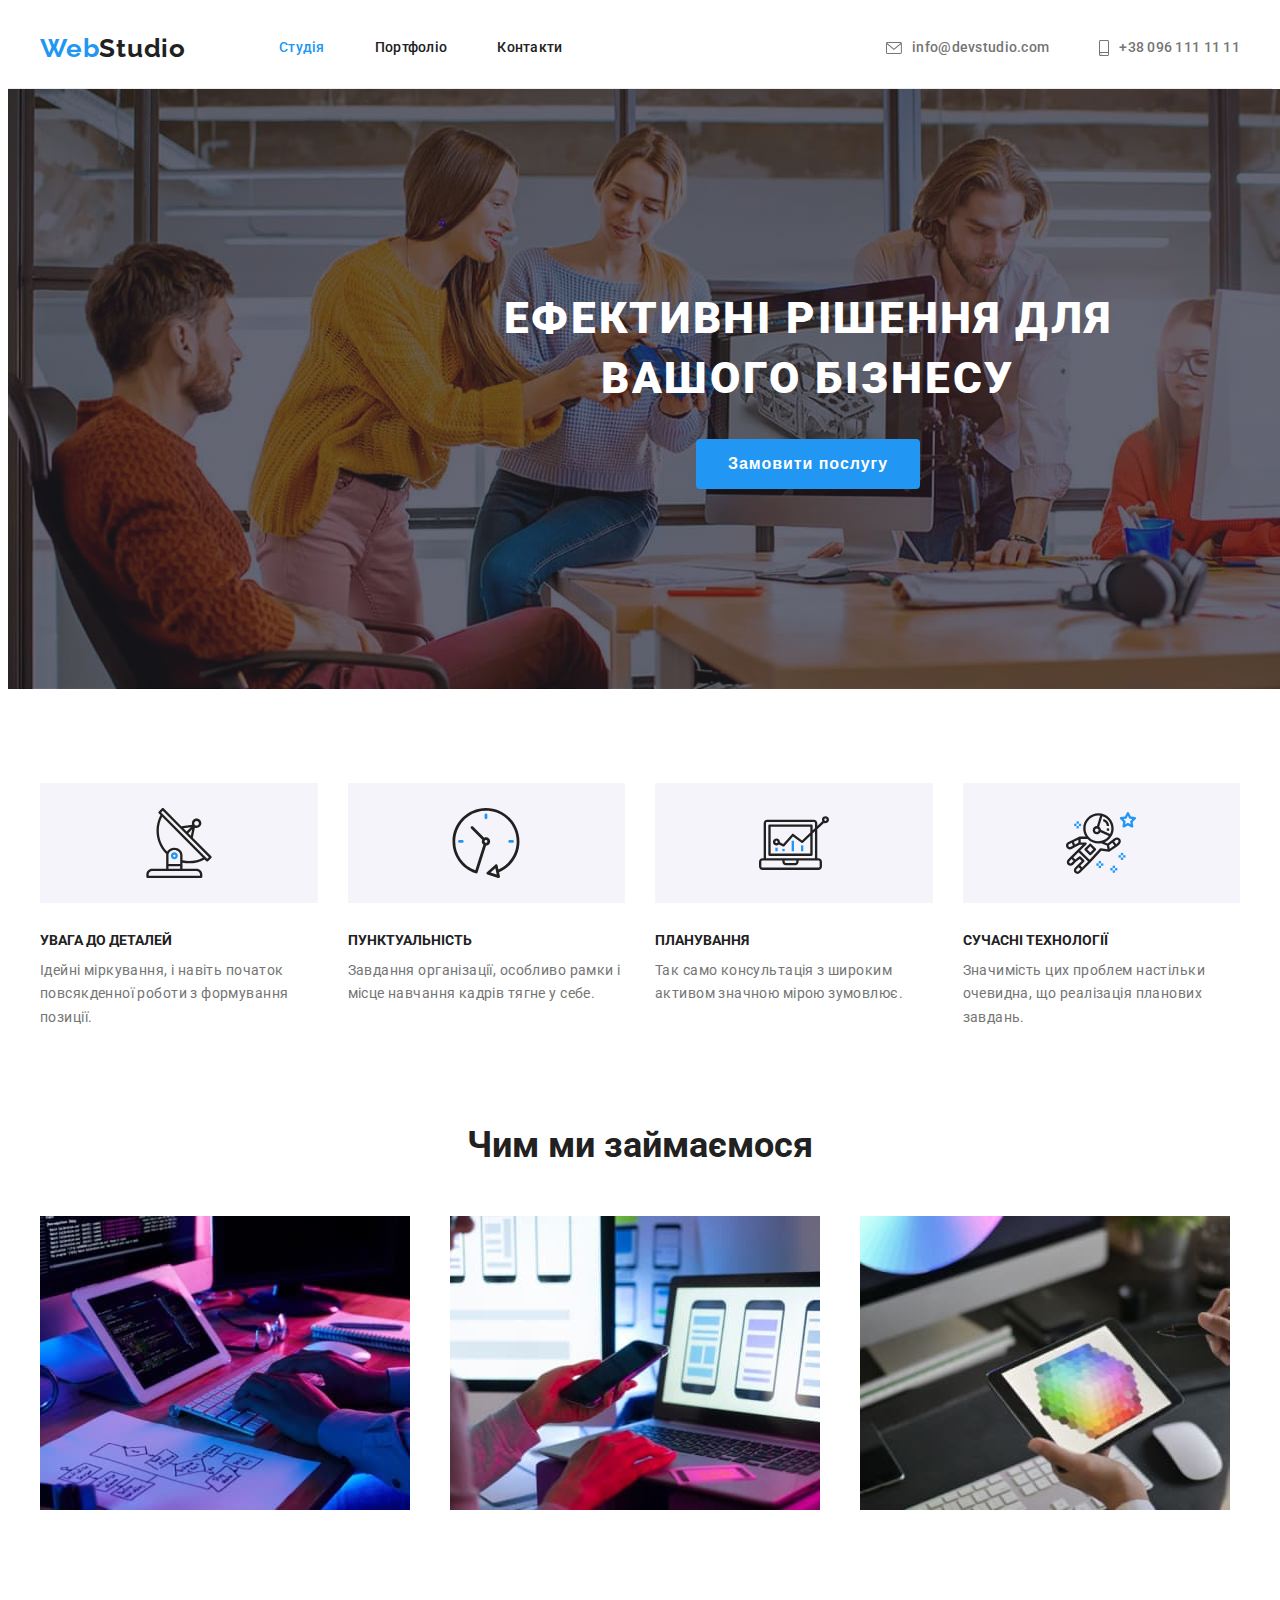
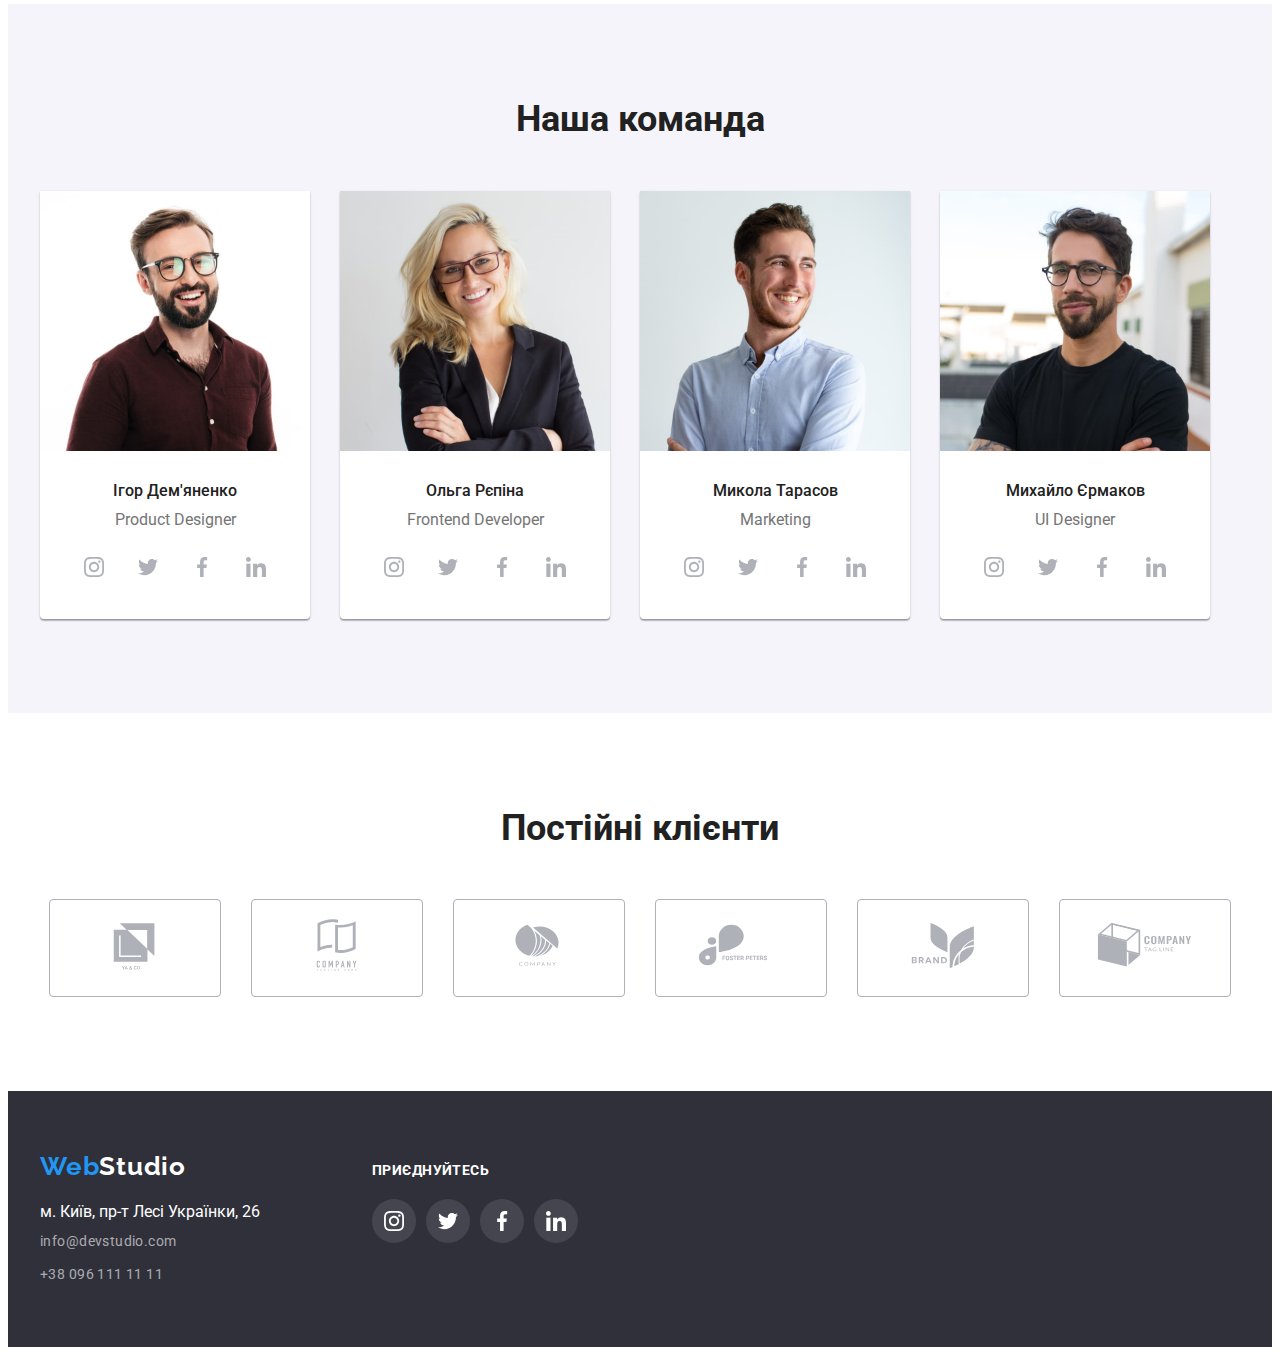
<file: index.html>
<!DOCTYPE html>
<html lang="uk">
  <head>
    <meta charset="UTF-8" />
    <meta http-equiv="X-UA-Compatible" content="IE=edge" />
    <meta name="viewport" content="width=device-width, initial-scale=1.0" />
    <title>Document</title>
    <link rel="preconnect" href="https://fonts.gstatic.com" crossorigin />
    <link
      href="https://fonts.googleapis.com/css2?family=Raleway:wght@700&family=Roboto:wght@400;500;700;900&display=swap"
      rel="stylesheet"
    />
    <link
      rel="stylesheet"
      href="https://cdnjs.cloudflare.com/ajax/libs/modern-normalize/1.1.0/modern-normalize.min.css"
      integrity="sha512-wpPYUAdjBVSE4KJnH1VR1HeZfpl1ub8YT/NKx4PuQ5NmX2tKuGu6U/JRp5y+Y8XG2tV+wKQpNHVUX03MfMFn9Q=="
      crossorigin="anonymous"
      referrerpolicy="no-referrer"
    />
    <link rel="stylesheet" href="./style/style.css" />
  </head>
  <body>
    <header class="page-header">
      <div class="container header-container">
        <a class="logo" href="./index.html" lang="en">
          Web<span class="logo-accent">Studio</span>
        </a>
        <nav class="site-nav">
          <ul class="list site-nav-list">
            <li class="nav-item">
              <a href="./index.html" class="link current nav-link">Студія</a>
            </li>
            <li class="nav-item">
              <a href="./portfolio.html" class="link nav-link">Портфоліо</a>
            </li>
            <li class="nav-item">
              <a href="" class="link nav-link">Контакти</a>
            </li>
          </ul>
        </nav>
        <div class="contact-header">
          <ul class="list contact-list">
            <li class="contact-item">
              <a href="mailto:info@devstudio.com" class="contact-link"
                >
                <svg class="contact-icon" width="16" height="12">
                  <use href="./images/icon/symbol-defs.svg#envelope"></use>
                </svg>
                info@devstudio.com</a
              >
            </li>
            <li class="contact-item">
              <a href="tel:+380961111111" class="contact-link"
                >
                <svg class="contact-icon" width="10" height="16">
                  <use href="./images/icon/symbol-defs.svg#smartphone"></use>
                </svg>
                +38 096 111 11 11</a
              >
            </li>
          </ul>
        </div>
      </div>
    </header>
    <main>
      <section class="hero">
        <div class="container hero-container">
          <h1 class="hero-title">Ефективні рішення для вашого бізнесу</h1>
          <button type="button" class="primary active hero-button">
            Замовити послугу
          </button>
        </div>
      </section>
      <!-- Переваги -->
      <section class="section advantage">
        <div class="container">
          <h2 class="visually-hidden">Переваги</h2>
          <ul class="list advantage-list">
            <li class="advantage-item">
              <div class="advantage-icon">
                <svg width="70" height="70">
                  <use href="./images/icon/symbol-defs.svg#antenna"></use>
                </svg>
              </div>
              <h3 class="title advantage-title">УВАГА ДО ДЕТАЛЕЙ</h3>
              <p class="advantage-text">
                Ідейні міркування, і навіть початок повсякденної роботи з
                формування позиції.
              </p>
            </li>
            <li class="advantage-item">
              <div class="advantage-icon">
                <svg width="70" height="70">
                  <use href="./images/icon/symbol-defs.svg#clock"></use>
                </svg>
              </div>
              <h3 class="title advantage-title">ПУНКТУАЛЬНІСТЬ</h3>
              <p class="advantage-text">
                Завдання організації, особливо рамки і місце навчання кадрів
                тягне у себе.
              </p>
            </li>
            <li class="advantage-item">
              <div class="advantage-icon">
                <svg width="70" height="70">
                  <use href="./images/icon/symbol-defs.svg#diagram"></use>
                </svg>
              </div>
              <h3 class="title advantage-title">ПЛАНУВАННЯ</h3>
              <p class="advantage-text">
                Так само консультація з широким активом значною мірою зумовлює.
              </p>
            </li>
            <li class="advantage-item">
              <div class="advantage-icon">
                <svg width="70" height="70">
                  <use href="./images/icon/symbol-defs.svg#astronaut"></use>
                </svg>
              </div>
              <h3 class="title advantage-title">СУЧАСНІ ТЕХНОЛОГІЇ</h3>
              <p class="advantage-text">
                Значимість цих проблем настільки очевидна, що реалізація
                планових завдань.
              </p>
            </li>
          </ul>
        </div>
      </section>
      <!-- Чим ми займаємося -->
      <section class="section what-we-do">
        <div class="container">
          <h2 class="section-title what-we-do-title">Чим ми займаємося</h2>
          <ul class="list what-we-do-list">
            <li class="what-we-do-item">
              <img src="./images/box1.jpg" alt="ноутбук" width="370" />
            </li>
            <li class="what-we-do-item">
              <img src="./images/box2.jpg" alt="телефон" width="370" />
            </li>
            <li class="what-we-do-item">
              <img src="./images/box3.jpg" alt="планшет" width="370" />
            </li>
          </ul>
        </div>
      </section>
      <!-- наша комманда -->
      <section class="section team">
        <div class="container">
          <h2 class="section-title team-saction-title">Наша команда</h2>
          <ul class="team-list list">
            <li class="team-item">
              <img src="./images/ihor.jpg" alt="Ігор Дем'яненко" width="270" />
              <div class="team-description">
                <h3 class="title team-name">Ігор Дем'яненко</h3>
                <p class="team-position">Product Designer</p>
                <ul class="team-social list">
                  <li>
                    <a href="" class="team-social-link">
                      <svg class="social-icon" width="20" height="20">
                        <use href="./images/icon/symbol-defs.svg#instagram"></use>
                      </svg>
                    </a>
                  </li>
                  <li>
                    <a href="" class="team-social-link">
                      <svg class="social-icon" width="20" height="20">
                        <use href="./images/icon/symbol-defs.svg#twitter"></use>
                      </svg>
                    </a>
                  </li>
                  <li>
                    <a href="" class="team-social-link">
                      <svg class="social-icon" width="20" height="20">
                        <use href="./images/icon/symbol-defs.svg#facebook"></use>
                      </svg>
                    </a>
                  </li>
                  <li>
                    <a href="" class="team-social-link">
                      <svg class="social-icon" width="20" height="20">
                        <use href="./images/icon/symbol-defs.svg#linkedin"></use>
                      </svg>
                    </a>
                  </li>
                </ul>
              </div>
            </li>
            <li class="team-item">
              <img src="./images/olga.jpg" alt="Ольга Рєпіна" width="270" />
              <div class="team-description">
                <h3 class="title team-name">Ольга Рєпіна</h3>
                <p class="team-position">Frontend Developer</p>
                <ul class="team-social list">
                  <li>
                    <a href="" class="team-social-link">
                      <svg class="social-icon" width="20" height="20">
                        <use href="./images/icon/symbol-defs.svg#instagram"></use>
                      </svg>
                    </a>
                  </li>
                  <li>
                    <a href="" class="team-social-link">
                      <svg class="social-icon" width="20" height="20">
                        <use href="./images/icon/symbol-defs.svg#twitter"></use>
                      </svg>
                    </a>
                  </li>
                  <li>
                    <a href="" class="team-social-link">
                      <svg class="social-icon" width="20" height="20">
                        <use href="./images/icon/symbol-defs.svg#facebook"></use>
                      </svg>
                    </a>
                  </li>
                  <li>
                    <a href="" class="team-social-link">
                      <svg class="social-icon" width="20" height="20">
                        <use href="./images/icon/symbol-defs.svg#linkedin"></use>
                      </svg>
                    </a>
                  </li>
                </ul>
              </div>
            </li>
            <li class="team-item">
              <img src="./images/mikola.jpg" alt="Микола Тарасов" width="270" />
              <div class="team-description">
                <h3 class="title team-name">Микола Тарасов</h3>
                <p class="team-position">Marketing</p>
                <ul class="team-social list">
                  <li>
                    <a href="" class="team-social-link">
                      <svg class="social-icon" width="20" height="20">
                        <use href="./images/icon/symbol-defs.svg#instagram"></use>
                      </svg>
                    </a>
                  </li>
                  <li>
                    <a href="" class="team-social-link">
                      <svg class="social-icon" width="20" height="20">
                        <use href="./images/icon/symbol-defs.svg#twitter"></use>
                      </svg>
                    </a>
                  </li>
                  <li>
                    <a href="" class="team-social-link">
                      <svg class="social-icon" width="20" height="20">
                        <use href="./images/icon/symbol-defs.svg#facebook"></use>
                      </svg>
                    </a>
                  </li>
                  <li>
                    <a href="" class="team-social-link">
                      <svg class="social-icon" width="20" height="20">
                        <use href="./images/icon/symbol-defs.svg#linkedin"></use>
                      </svg>
                    </a>
                  </li>
                </ul>
              </div>
            </li>
            <li class="team-item">
              <img
                src="./images/mihailo.jpg"
                alt="Михайло Єрмаков"
                width="270"
              />
              <div class="team-description">
                <h3 class="title team-name">Михайло Єрмаков</h3>
                <p class="team-position">UI Designer</p>
                <ul class="team-social list">
                  <li>
                    <a href="" class="team-social-link">
                      <svg class="social-icon" width="20" height="20">
                        <use href="./images/icon/symbol-defs.svg#instagram"></use>
                      </svg>
                    </a>
                  </li>
                  <li>
                    <a href="" class="team-social-link">
                      <svg class="social-icon" width="20" height="20">
                        <use href="./images/icon/symbol-defs.svg#twitter"></use>
                      </svg>
                    </a>
                  </li>
                  <li>
                    <a href="" class="team-social-link">
                      <svg class="social-icon" width="20" height="20">
                        <use href="./images/icon/symbol-defs.svg#facebook"></use>
                      </svg>
                    </a>
                  </li>
                  <li>
                    <a href="" class="team-social-link">
                      <svg class="social-icon" width="20" height="20">
                        <use href="./images/icon/symbol-defs.svg#linkedin"></use>
                      </svg>
                    </a>
                  </li>
                </ul>
              </div>
            </li>
          </ul>
        </div>
      </section>
      <section class="section">
        <div class="container">
          <h2 class="section-title clients-title">Постійні клієнти</h2>
          <ul class="clients-list list">
            <li class="clients-item">
              <a href="" class="clients-link">
                <svg class="clients-icon" width="106" height="60">
                  <use href="./images/icon/symbol-defs.svg#logo1"></use>
                </svg>
              </a>
            </li>
            <li class="clients-item">
              <a href="" class="clients-link">
                <svg class="clients-icon" width="106" height="60">
                  <use href="./images/icon/symbol-defs.svg#logo2"></use>
                </svg>
              </a>
            </li>
            <li class="clients-item">
              <a href="" class="clients-link">
                <svg class="clients-icon" width="106" height="60">
                  <use href="./images/icon/symbol-defs.svg#logo3"></use>
                </svg>
              </a>
            </li>
            <li class="clients-item">
              <a href="" class="clients-link">
                <svg class="clients-icon" width="106" height="60">
                  <use href="./images/icon/symbol-defs.svg#logo4"></use>
                </svg>
              </a>
            </li>
            <li class="clients-item">
              <a href="" class="clients-link">
                <svg class="clients-icon" width="106" height="60">
                  <use href="./images/icon/symbol-defs.svg#logo5"></use>
                </svg>
              </a>
            </li>
            <li class="clients-item">
              <a href="" class="clients-link">
                <svg class="clients-icon" width="106" height="60">
                  <use href="./images/icon/symbol-defs.svg#logo6"></use>
                </svg>
              </a>
            </li>
          </ul>
        </div>

      </section>
    </main>
    <footer class="footer">
      <div class="container footer-wrapper">
        <div>
          <div class="footer-logo">
            <a class="logo" href="./index.html">
              Web<span class="footer-logo-accent">Studio</span>
            </a>
          </div>
  
          <address>
            <ul class="list">
              <li class="footer-item">
                <a
                  href="https://goo.gl/maps/SCkYAoC4yTZu4ZHw5"
                  target="_blank"
                  rel="noopener noreferrer"
                  class="address text"
                  >м. Київ, пр-т Лесі Українки, 26</a
                >
              </li>
              <li class="footer-item">
                <a href="mailto:info@devstudio.com" class="footer-contacts"
                  >info@devstudio.com</a
                >
              </li>
              <li class="footer-item">
                <a href="tel:+380961111111" class="footer-contacts">+38 096 111 11 11</a>
              </li>
            </ul>
          </address>
        </div>
        <div class="footer-call">
          <p class="footter-call-text">приєднуйтесь</p>
          <ul class="footer-social list">
            <li>
              <a href="" class="footer-social-link">
                <svg class="footer-social-icon" width="20" height="20">
                  <use href="./images/icon/symbol-defs.svg#instagram"></use>
                </svg>
              </a>
            </li>
            <li>
              <a href="" class="footer-social-link">
                <svg class="footer-social-icon" width="20" height="20">
                  <use href="./images/icon/symbol-defs.svg#twitter"></use>
                </svg>
              </a>
            </li>
            <li>
              <a href="" class="footer-social-link">
                <svg class="footer-social-icon" width="20" height="20">
                  <use href="./images/icon/symbol-defs.svg#facebook"></use>
                </svg>
              </a>
            </li>
            <li>
              <a href="" class="footer-social-link">
                <svg class="footer-social-icon" width="20" height="20">
                  <use href="./images/icon/symbol-defs.svg#linkedin"></use>
                </svg>
              </a>
            </li>
          </ul>
        </div>
      </div>
    </footer>
  </body>
</html>
</file>
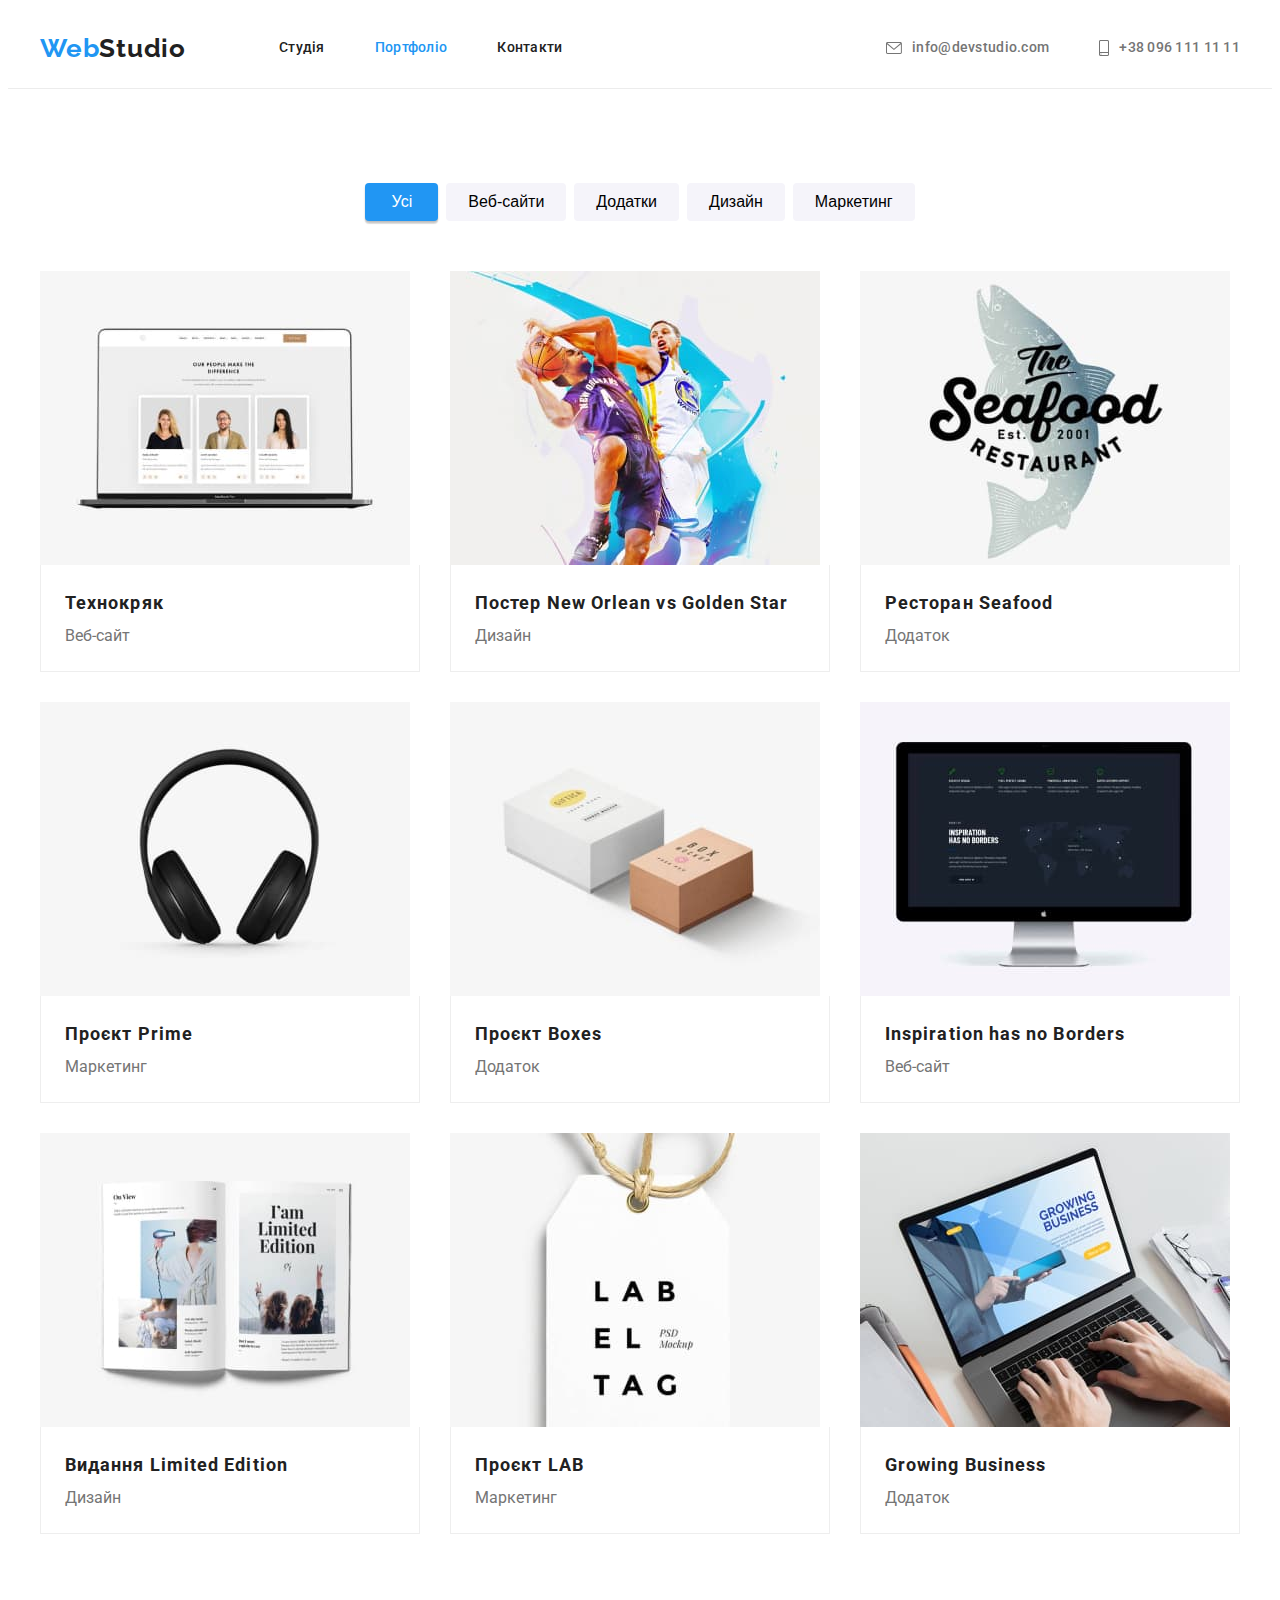
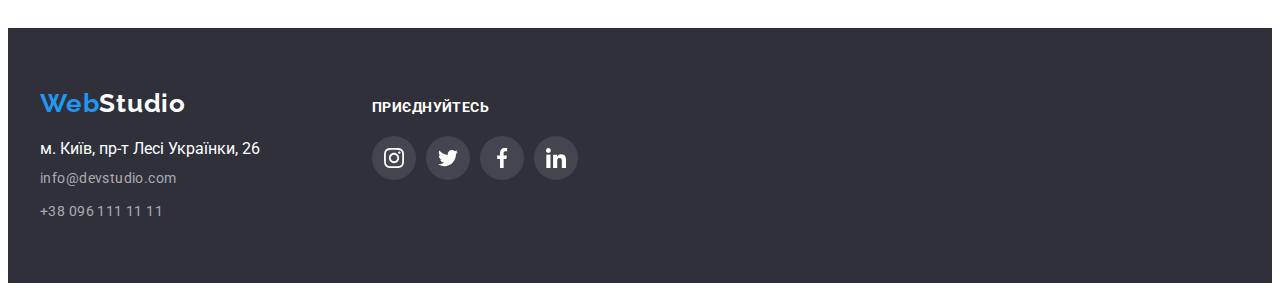
<file: portfolio.html>
<!DOCTYPE html>
<html lang="en">
  <head>
    <meta charset="UTF-8" />
    <meta http-equiv="X-UA-Compatible" content="IE=edge" />
    <meta name="viewport" content="width=device-width, initial-scale=1.0" />
    <title>Document</title>
    <link rel="preconnect" href="https://fonts.gstatic.com" crossorigin />
    <link
      href="https://fonts.googleapis.com/css2?family=Raleway:wght@700&family=Roboto:wght@400;500;700;900&display=swap"
      rel="stylesheet"
    />
    <link
      rel="stylesheet"
      href="https://cdnjs.cloudflare.com/ajax/libs/modern-normalize/1.1.0/modern-normalize.min.css"
      integrity="sha512-wpPYUAdjBVSE4KJnH1VR1HeZfpl1ub8YT/NKx4PuQ5NmX2tKuGu6U/JRp5y+Y8XG2tV+wKQpNHVUX03MfMFn9Q=="
      crossorigin="anonymous"
      referrerpolicy="no-referrer"
    />
    <link rel="stylesheet" href="./style/style.css" />
  </head>
  <body>
    <header class="page-header">
      <div class="container header-container">
        <a class="logo" href="./index.html" lang="en">
          Web<span class="logo-accent">Studio</span>
        </a>
        <nav class="site-nav">
          <ul class="list site-nav-list">
            <li class="nav-item">
              <a href="./index.html" class="link nav-link">Студія</a>
            </li>
            <li class="nav-item">
              <a href="./portfolio.html" class="link current nav-link">Портфоліо</a>
            </li>
            <li class="nav-item">
              <a href="" class="link nav-link">Контакти</a>
            </li>
          </ul>
        </nav>
        <div class="contact-header">
          <ul class="list contact-list">
            <li class="contact-item">
              <a href="mailto:info@devstudio.com" class="contact-link"
                >
                <svg class="contact-icon" width="16" height="12">
                  <use href="./images/icon/symbol-defs.svg#envelope"></use>
                </svg>
                info@devstudio.com</a
              >
            </li>
            <li class="contact-item">
              <a href="tel:+380961111111" class="contact-link"
                >
                <svg class="contact-icon" width="10" height="16">
                  <use href="./images/icon/symbol-defs.svg#smartphone"></use>
                </svg>
                +38 096 111 11 11</a
              >
            </li>
          </ul>
        </div>
      </div>
    </header>
    <main>
      <section class="section">
        <div class="container">
          <h1 class="visually-hidden">Портфоліо</h1>
          <ul class="list portfolio-filter-list">
            <li class="portfolio-filter-item">
              <button type="button" class="primary portfolio-filter-btn">
                Усі
              </button>
            </li>
            <li class="portfolio-filter-item">
              <button type="button" class="secondary portfolio-filter-btn">
                Веб-сайти
              </button>
            </li>
            <li class="portfolio-filter-item">
              <button type="button" class="secondary portfolio-filter-btn">
                Додатки
              </button>
            </li>
            <li class="portfolio-filter-item">
              <button type="button" class="secondary portfolio-filter-btn">
                Дизайн
              </button>
            </li>
            <li class="portfolio-filter-item">
              <button type="button" class="secondary portfolio-filter-btn">
                Маркетинг
              </button>
            </li>
          </ul>
          <ul class="list portfolio-list">
            <li class="portfolio-list-item">
              <a href="" class="link portfolio-link">
                <img
                  src="./images/technoquack.jpg"
                  alt="Технокряк"
                  width="370"
                />
                <div class="portfolio-item-description">
                  <h2 class="title portfolio-item-title">Технокряк</h2>
                  <p class="portfolio-item-text">Веб-сайт</p>
                </div>
              </a>
            </li>
            <li class="portfolio-list-item">
              <a href="" class="link portfolio-link">
                <img
                  src="./images/goldenstar.jpg"
                  alt="Goldenstar"
                  width="370"
                />
                <div class="portfolio-item-description">
                  <h2 class="title portfolio-item-title">
                    Постер New Orlean vs Golden Star
                  </h2>
                  <p class="portfolio-item-text">Дизайн</p>
                </div>
              </a>
            </li>
            <li class="portfolio-list-item">
              <a href="" class="link portfolio-link">
                <img src="./images/seafood.jpg" alt="Seafood" width="370" />
                <div class="portfolio-item-description">
                  <h2 class="title portfolio-item-title">Ресторан Seafood</h2>
                  <p class="portfolio-item-text">Додаток</p>
                </div>
              </a>
            </li>
            <li class="portfolio-list-item">
              <a href="" class="link portfolio-link">
                <img src="./images/prime.jpg" alt="Prime" width="370" />
                <div class="portfolio-item-description">
                  <h2 class="title portfolio-item-title">Проєкт Prime</h2>
                  <p class="portfolio-item-text">Маркетинг</p>
                </div>
              </a>
            </li>
            <li class="portfolio-list-item">
              <a href="" class="link portfolio-link">
                <img src="./images/boxes.jpg" alt="Boxes" width="370" />
                <div class="portfolio-item-description">
                  <h2 class="title portfolio-item-title">Проєкт Boxes</h2>
                  <p class="portfolio-item-text">Додаток</p>
                </div>
              </a>
            </li>
            <li class="portfolio-list-item">
              <a href="" class="link portfolio-link">
                <img
                  src="./images/borders.jpg"
                  alt="Inspiration has no Borders"
                  width="370"
                />
                <div class="portfolio-item-description">
                  <h2 class="title portfolio-item-title">
                    Inspiration has no Borders
                  </h2>
                  <p class="portfolio-item-text">Веб-сайт</p>
                </div>
              </a>
            </li>
            <li class="portfolio-list-item">
              <a href="" class="link portfolio-link">
                <img
                  src="./images/education.jpg"
                  alt="Limited Edition"
                  width="370"
                />
                <div class="portfolio-item-description">
                  <h2 class="title portfolio-item-title">
                    Видання Limited Edition
                  </h2>
                  <p class="portfolio-item-text">Дизайн</p>
                </div>
              </a>
            </li>
            <li class="portfolio-list-item">
              <a href="" class="link portfolio-link">
                <img src="./images/lab.jpg" alt="LAB" width="370" />
                <div class="portfolio-item-description">
                  <h2 class="title portfolio-item-title">Проєкт LAB</h2>
                  <p class="portfolio-item-text">Маркетинг</p>
                </div>
              </a>
            </li>
            <li class="portfolio-list-item">
              <a href="" class="link portfolio-link">
                <img
                  src="./images/growing.jpg"
                  alt="rowing Business
                "
                  width="370"
                />
                <div class="portfolio-item-description">
                  <h2 class="title portfolio-item-title">Growing Business</h2>
                  <p class="portfolio-item-text">Додаток</p>
                </div>
              </a>
            </li>
          </ul>
        </div>
      </section>
    </main>
    <footer class="footer">
      <div class="container footer-wrapper">
        <div>
          <div class="footer-logo">
            <a class="logo" href="./index.html">
              Web<span class="footer-logo-accent">Studio</span>
            </a>
          </div>
  
          <address>
            <ul class="list">
              <li class="footer-item">
                <a
                  href="https://goo.gl/maps/SCkYAoC4yTZu4ZHw5"
                  target="_blank"
                  rel="noopener noreferrer"
                  class="address text"
                  >м. Київ, пр-т Лесі Українки, 26</a
                >
              </li>
              <li class="footer-item">
                <a href="mailto:info@devstudio.com" class="footer-contacts"
                  >info@devstudio.com</a
                >
              </li>
              <li class="footer-item">
                <a href="tel:+380961111111" class="footer-contacts">+38 096 111 11 11</a>
              </li>
            </ul>
          </address>
        </div>
        <div class="footer-call">
          <p class="footter-call-text">приєднуйтесь</p>
          <ul class="footer-social list">
            <li>
              <a href="" class="footer-social-link">
                <svg class="footer-social-icon" width="20" height="20">
                  <use href="./images/icon/symbol-defs.svg#instagram"></use>
                </svg>
              </a>
            </li>
            <li>
              <a href="" class="footer-social-link">
                <svg class="footer-social-icon" width="20" height="20">
                  <use href="./images/icon/symbol-defs.svg#twitter"></use>
                </svg>
              </a>
            </li>
            <li>
              <a href="" class="footer-social-link">
                <svg class="footer-social-icon" width="20" height="20">
                  <use href="./images/icon/symbol-defs.svg#facebook"></use>
                </svg>
              </a>
            </li>
            <li>
              <a href="" class="footer-social-link">
                <svg class="footer-social-icon" width="20" height="20">
                  <use href="./images/icon/symbol-defs.svg#linkedin"></use>
                </svg>
              </a>
            </li>
          </ul>
        </div>
      </div>
    </footer>
  </body>
</html>
</file>
<file: style/style.css>
/* основной цвет текста #757575 */
/* цвет заголовков #212121  */
/* цвет кнопок #2196F3 */
:root {
  --main-text-color: #757575;
  --title-text-color: #212121;
  --accent-color: #2196f3;
  --primary-white-color: #ffffff;
}

h1,
h2,
h3,
h4,
p {
  margin-top: 0;
  margin-bottom: 0;
}
ul,
ol {
  margin-top: 0;
  margin-bottom: 0;
  padding-left: 0;
}
img {
  display: block;
}

body {
  font-family: "Roboto", sans-serif;
  color: var(--main-text-color);
  background-color: var(--primary-white-color);
}

/* ==================== /COMPONENTS ==================== */

.list {
  list-style: none;
}
.link {
  text-decoration: none;
}

.title {
  color: var(--title-text-color);
}

.section {
  padding: 94px 0;
}
.section-title {
  color: var(--title-text-color);
  font-size: 36px;
  line-height: 1.17;
  text-align: center;
}

/* ==================== /COMPONENTS ==================== */

/* =========   HIDDEN  ============= */
.visually-hidden {
  position: absolute;
  width: 1px;
  height: 1px;
  margin: -1px;
  border: 0;
  padding: 0;

  white-space: nowrap;
  clip-path: inset(100%);
  clip: rect(0 0 0 0);
  overflow: hidden;
}
/* =========   HIDDEN  ============= */

/*===========        HEDER     ================== */
.page-header {
  border-bottom: 1px solid #ececec;
}

.container {
  width: 1200px;
  padding: 0 15px;
  margin-left: auto;
  margin-right: auto;
}
.header-container {
  display: flex;
  align-items: center;
}
.site-nav-list {
  display: flex;
}
.nav-item:not(:last-child) {
  margin-right: 50px;
}

/* ================= LOGO =================== */
.logo {
  text-decoration: none;
  font-family: "Raleway";
  font-weight: 700;
  font-size: 26px;
  line-height: 1.19;
  letter-spacing: 0.03em;
  color: var(--accent-color);
  margin-right: 93px;
}
.logo-accent {
  color: var(--title-text-color);
}
/* ================= LOGO =================== */

/* site nav */

.site-nav {
  font-weight: 500;
  font-size: 14px;
  line-height: 1.14;
  letter-spacing: 0.02em;
}
.nav-link {
  display: block;
  color: var(--title-text-color);
  padding: 32px 0;
}
.nav-link:hover,
.nav-link:focus,
.site-nav .current {
  color: var(--accent-color);
}

/* HEDER CONTACTS */
.contact-header {
  margin-left: auto;
}
.contact-link {
  color: var(--main-text-color);
  text-decoration: none;
  font-weight: 500;
  font-size: 14px;
  line-height: 1.14;
  letter-spacing: 0.02em;
}
.contact-link {
  display: flex;
  justify-content: center;
  align-items: center;
  padding: 32px 0;
}
.contact-link:hover,
.contact-link:focus {
  color: var(--accent-color);
}
.contact-list {
  display: flex;
}
.contact-item:not(:last-child) {
  margin-right: 50px;
}

.contact-icon {
  fill: currentColor;
  margin-right: 10px;
}
.contact-link:hover .contact-icon,
.contact-link:focus .contact-icon {
  fill: currentColor;
}

/* ===============   HERO   ========================== */
.hero-title {
  max-width: 700px;
  font-weight: 900;
  font-size: 44px;
  line-height: 1.36;

  text-align: center;
  letter-spacing: 0.06em;
  text-transform: uppercase;
  color: var(--primary-white-color);
  margin-bottom: 30px;
  margin-left: auto;
  margin-right: auto;
}
.hero-button {
  font-weight: 700;
  font-size: 16px;
  line-height: 1.87;

  align-items: center;
  text-align: center;
  letter-spacing: 0.06em;
  padding: 10px 32px;

  display: block;
  border-radius: 4px;
  margin-left: auto;
  margin-right: auto;
  border: 0px;
}
.hero-button:active,
.hero-button:hover,
.hero-button:focus {
  background-color: #188ce8;
}
.hero {
  width: 1600px;
  margin: 0 auto;
  background: #2f303a;
  padding: 200px 0;
  background-image: linear-gradient(
      rgba(47, 48, 58, 0.4),
      rgba(47, 48, 58, 0.4)
    ),
    url(../images/hero.jpg);
    background-repeat:no-repeat;
    background-position: center;
}

/* ===============   HERO   ========================== */

/*==================    ADVANTAGE   =======================*/

.advantage-list {
  display: flex;
  gap: 30px;
}

.advantage-item {
  width: calc((100% - 3 * 30px) / 4);
}

.advantage-title {
  font-weight: 700;
  font-size: 14px;
  line-height: 1.14;
  text-transform: uppercase;
  margin-bottom: 10px;
}

.advantage-text {
  font-size: 14px;
  line-height: 1.71;

  letter-spacing: 0.03em;
}
.advantage-icon {
  display: flex;
  justify-content: center;
  align-items: center;
  background-color: #f5f4fa;
  margin-bottom: 30px;
  height: 120px;
}
/*==================    ADVANTAGE   =======================*/

/* ============  WHAT WE DO   ============== */
.what-we-do {
  padding-top: 0;
}

.what-we-do-title {
  margin-bottom: 50px;
}
.what-we-do-list {
  display: flex;
  gap: 30px;
}
.what-we-do-item {
  width: calc((100% - 2 * 30px) / 3);
}
/* ============  WHAT WE DO   ============== */

/*==============    TEAM   ================= */
.team {
  background-color: #f5f4fa;
}

.team-saction-title {
  margin-bottom: 50px;
}

.team-list {
  display: flex;
  gap: 30px;
}

.team-item {
  box-shadow: 0px 1px 3px rgba(0, 0, 0, 0.12), 0px 1px 1px rgba(0, 0, 0, 0.14),
    0px 2px 1px rgba(0, 0, 0, 0.2);
  border-radius: 0 0 4px 4px;
  background-color: var(--primary-white-color);
}

.team-description {
  padding: 30px 0;
}

.team-name {
  font-weight: 500;
  font-size: 16px;
  line-height: 1.19;
  text-align: center;
  margin-bottom: 10px;
}
.team-position {
  font-weight: 400;
  font-size: 16px;
  line-height: 1.19;

  text-align: center;
  color: var(--main-text-color);
  margin-bottom: 16px;
}
.team-social {
  display: flex;
  justify-content: center;
  align-content: center;
  gap: 10px;
}
.team-social-link {
  display: flex;
  justify-content: center;
  align-content: center;
  background-color: transparent;
  padding: 12px;
  border-radius: 50%;
}
.social-icon {
  fill: #afb1b8;
}
.team-social-link:hover,
.team-social-link:focus {
  background-color: var(--accent-color);
}
.team-social-link:hover .social-icon,
.team-social-link:focus .social-icon {
  fill: var(--primary-white-color);
}

/*==============    TEAM   ================= */

/*==========   clients  ================ */
.clients-title {
  margin-bottom: 50px;
}

.clients-list {
  display: flex;
  justify-content: center;
  gap: 30px;
}
.clients-link {
  display: block;
  padding: 16px 32px;
  border: 1px solid #afb1b8;
  border-radius: 4px;
}
.clients-icon {
  fill: #afb1b8;
}
.clients-link:hover,
.clients-link:focus {
  border-color: var(--accent-color);
  outline: transparent;
}
.clients-link:hover .clients-icon,
.clients-link:focus .clients-icon {
  fill: var(--accent-color);
}

/*==========   clients  ================ */

/* =================     FOOTER    ================ */
.footer {
  background-color: #2f303a;
  padding: 60px 0;
}
.footer-logo {
  margin-bottom: 20px;
}

.footer-logo-accent {
  color: var(--primary-white-color);
}
.address {
  color: var(--primary-white-color);
  text-decoration: none;
  font-style: normal;
}
.footer-contacts {
  color: rgba(255, 255, 255, 0.6);
  text-decoration: none;
  font-style: normal;

  font-weight: 400;
  font-size: 14px;
  line-height: 1.71;
  letter-spacing: 0.03em;
}
.footer-contacts:hover,
.footer-contacts:focus {
  color: var(--accent-color);
}

.footer-item:not(:last-child) {
  margin-bottom: 9px;
}
.footer-wrapper {
  display: flex;
  align-items: baseline;
}
.footer-call {
  margin-left: 93px;
}
.footter-call-text {
  font-weight: 700;
  font-size: 14px;
  line-height: 1.14;
  letter-spacing: 0.03em;
  text-transform: uppercase;
  color: var(--primary-white-color);
  margin-bottom: 20px;
}
.footer-social {
  display: flex;
  gap: 10px;
}
.footer-social-link {
  display: flex;
  justify-content: center;
  align-content: center;
  background-color: rgba(255, 255, 255, 0.1);
  padding: 12px;
  border-radius: 50%;
}
.footer-social-icon {
  fill: var(--primary-white-color);
}
.footer-social-link:hover,
.footer-social-link:focus {
  background-color: var(--accent-color);
}


/* =================     FOOTER    ================ */

/* button portfolio */

.primary {
  color: var(--primary-white-color);
  background-color: var(--accent-color);
}

.secondary {
  background-color: #f5f4fa;
}
.secondary:hover,
.secondary:focus {
  color: var(--primary-white-color);
  background-color: var(--accent-color);
}
.primary,
.secondary:hover,
.secondary:focus {
  cursor: pointer;
}

/* ==========  PORTFOLIO ====================== */
.portfolio-item-title {
  font-weight: 700;
  font-size: 18px;
  line-height: 2;

  letter-spacing: 0.06em;
}
.portfolio-item-text {
  color: var(--main-text-color);
  font-weight: 400;
  font-size: 16px;
  line-height: 1.87;
}

.portfolio-filter-list {
  display: flex;
  gap: 8px;
  justify-content: center;
  margin-bottom: 50px;
}

.portfolio-filter-btn {
  font-weight: 500;
  font-size: 16px;
  line-height: 1.62;
  border: 0;
  padding: 6px 22px;
  min-width: 73px;
  border-radius: 4px;
}
.primary.portfolio-filter-btn {
  box-shadow: 0px 3px 1px rgba(0, 0, 0, 0.1), 0px 1px 2px rgba(0, 0, 0, 0.08),
    0px 2px 2px rgba(0, 0, 0, 0.12);
}
.secondary.portfolio-filter-btn:hover,
.secondary.portfolio-filter-btn:focus {
  box-shadow: 0px 3px 1px rgba(0, 0, 0, 0.1), 0px 1px 2px rgba(0, 0, 0, 0.08),
    0px 2px 2px rgba(0, 0, 0, 0.12);
}
.portfolio-filter-item {
  min-width: 73px;
  text-align: center;
}

.portfolio-list {
  display: flex;
  flex-wrap: wrap;
  gap: 30px;
}

.portfolio-list-item {
  flex-basis: calc((100% - 2 * 30px) / 3);
}

.portfolio-link {
  height: 100%;
  display: flex;
  flex-direction: column;
  outline: transparent;
}
.portfolio-item-description {
  padding: 20px 24px;
  flex-grow: 1;

  border: 1px solid #eeeeee;
  border-top: 0;
}
.portfolio-link:hover,
.portfolio-link:focus{
  box-shadow: 0px 1px 1px rgba(0, 0, 0, 0.12), 0px 4px 4px rgba(0, 0, 0, 0.06),
    1px 4px 6px rgba(0, 0, 0, 0.16);
}

/* ==========  PORTFOLIO ====================== */
</file>
